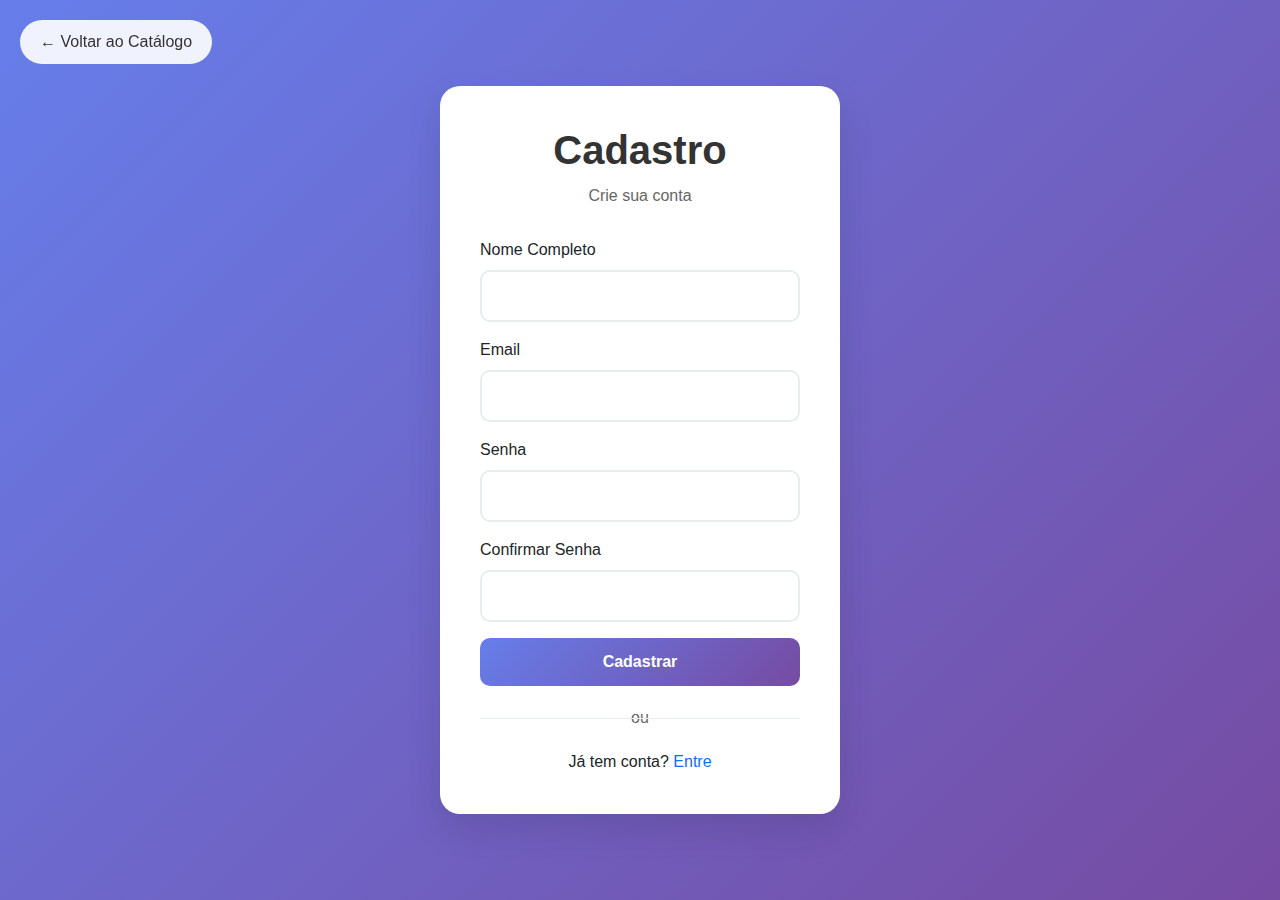
<file: public/cadastro.html>
<!DOCTYPE html>
<html lang="pt-BR">
<head>
    <meta charset="UTF-8">
    <meta name="viewport" content="width=device-width, initial-scale=1.0">
    <title>Cadastro - Catálogo de Filmes</title>
    <link href="https://cdn.jsdelivr.net/npm/bootstrap@5.2.2/dist/css/bootstrap.min.css" rel="stylesheet">
    <style>
        body {
            background: linear-gradient(135deg, #667eea 0%, #764ba2 100%);
            min-height: 100vh;
            display: flex;
            align-items: center;
            justify-content: center;
            font-family: 'Arial', sans-serif;
        }
        
        .cadastro-container {
            background: white;
            border-radius: 20px;
            box-shadow: 0 15px 35px rgba(0,0,0,0.1);
            padding: 40px;
            width: 100%;
            max-width: 400px;
        }
        
        .cadastro-header {
            text-align: center;
            margin-bottom: 30px;
        }
        
        .cadastro-header h1 {
            color: #333;
            font-weight: 700;
            margin-bottom: 10px;
        }
        
        .cadastro-header p {
            color: #666;
            margin: 0;
        }
        
        .form-control {
            border-radius: 10px;
            border: 2px solid #e9ecef;
            padding: 12px 15px;
            font-size: 16px;
            transition: all 0.3s ease;
        }
        
        .form-control:focus {
            border-color: #667eea;
            box-shadow: 0 0 0 0.2rem rgba(102, 126, 234, 0.25);
        }
        
        .btn-cadastro {
            background: linear-gradient(135deg, #667eea 0%, #764ba2 100%);
            border: none;
            border-radius: 10px;
            padding: 12px;
            font-size: 16px;
            font-weight: 600;
            color: white;
            transition: transform 0.3s ease;
        }
        
        .btn-cadastro:hover {
            transform: translateY(-2px);
            color: white;
        }
        
        .divider {
            text-align: center;
            margin: 20px 0;
            position: relative;
        }
        
        .divider::before {
            content: '';
            position: absolute;
            top: 50%;
            left: 0;
            right: 0;
            height: 1px;
            background: #e9ecef;
        }
        
        .divider span {
            background: white;
            padding: 0 15px;
            color: #666;
        }
        
        .back-link {
            position: fixed;
            top: 20px;
            left: 20px;
            background: rgba(255,255,255,0.9);
            padding: 10px 20px;
            border-radius: 25px;
            text-decoration: none;
            color: #333;
            transition: all 0.3s ease;
        }
        
        .back-link:hover {
            background: white;
            color: #667eea;
            text-decoration: none;
        }
        
        .alert {
            border-radius: 10px;
            border: none;
        }
    </style>
</head>
<body>
    <a href="index.html" class="back-link">← Voltar ao Catálogo</a>
    
    <div class="cadastro-container">
        <div class="cadastro-header">
            <h1>Cadastro</h1>
            <p>Crie sua conta</p>
        </div>
        
        <div id="alertContainer"></div>
        
        <form id="cadastroForm">
            <div class="mb-3">
                <label for="nome" class="form-label">Nome Completo</label>
                <input type="text" class="form-control" id="nome" required>
            </div>
            
            <div class="mb-3">
                <label for="email" class="form-label">Email</label>
                <input type="email" class="form-control" id="email" required>
            </div>
            
            <div class="mb-3">
                <label for="senha" class="form-label">Senha</label>
                <input type="password" class="form-control" id="senha" minlength="6" required>
            </div>
            
            <div class="mb-3">
                <label for="confirmarSenha" class="form-label">Confirmar Senha</label>
                <input type="password" class="form-control" id="confirmarSenha" minlength="6" required>
            </div>
            
            <button type="submit" class="btn btn-cadastro w-100">Cadastrar</button>
        </form>
        
        <div class="divider">
            <span>ou</span>
        </div>
        
        <div class="text-center">
            <p class="mb-0">Já tem conta? <a href="login.html" class="text-decoration-none">Entre</a></p>
        </div>
    </div>

    <script>
        const apiURL = 'http://localhost:3000/usuarios';
        
        document.getElementById('cadastroForm').addEventListener('submit', async (e) => {
            e.preventDefault();
            
            const nome = document.getElementById('nome').value;
            const email = document.getElementById('email').value;
            const senha = document.getElementById('senha').value;
            const confirmarSenha = document.getElementById('confirmarSenha').value;
            
            if (senha !== confirmarSenha) {
                showAlert('As senhas não coincidem!', 'danger');
                return;
            }
            
            try {
                // Verificar se email já existe
                const response = await fetch(apiURL);
                const usuarios = await response.json();
                
                if (usuarios.find(u => u.email === email)) {
                    showAlert('Este email já está cadastrado!', 'danger');
                    return;
                }
                
                // Criar novo usuário
                const novoUsuario = {
                    nome,
                    email,
                    senha,
                    favoritos: []
                };
                
                const cadastroResponse = await fetch(apiURL, {
                    method: 'POST',
                    headers: {
                        'Content-Type': 'application/json'
                    },
                    body: JSON.stringify(novoUsuario)
                });
                
                if (cadastroResponse.ok) {
                    showAlert('Cadastro realizado com sucesso!', 'success');
                    setTimeout(() => {
                        window.location.href = 'login.html';
                    }, 1500);
                } else {
                    showAlert('Erro ao realizar cadastro. Tente novamente.', 'danger');
                }
                
            } catch (error) {
                showAlert('Erro ao realizar cadastro. Tente novamente.', 'danger');
                console.error('Erro:', error);
            }
        });
        
        function showAlert(message, type) {
            const alertContainer = document.getElementById('alertContainer');
            alertContainer.innerHTML = `
                <div class="alert alert-${type} alert-dismissible fade show" role="alert">
                    ${message}
                    <button type="button" class="btn-close" data-bs-dismiss="alert"></button>
                </div>
            `;
        }
    </script>
    
    <script src="https://cdn.jsdelivr.net/npm/bootstrap@5.2.2/dist/js/bootstrap.bundle.min.js"></script>
</body>
</html>
</file>
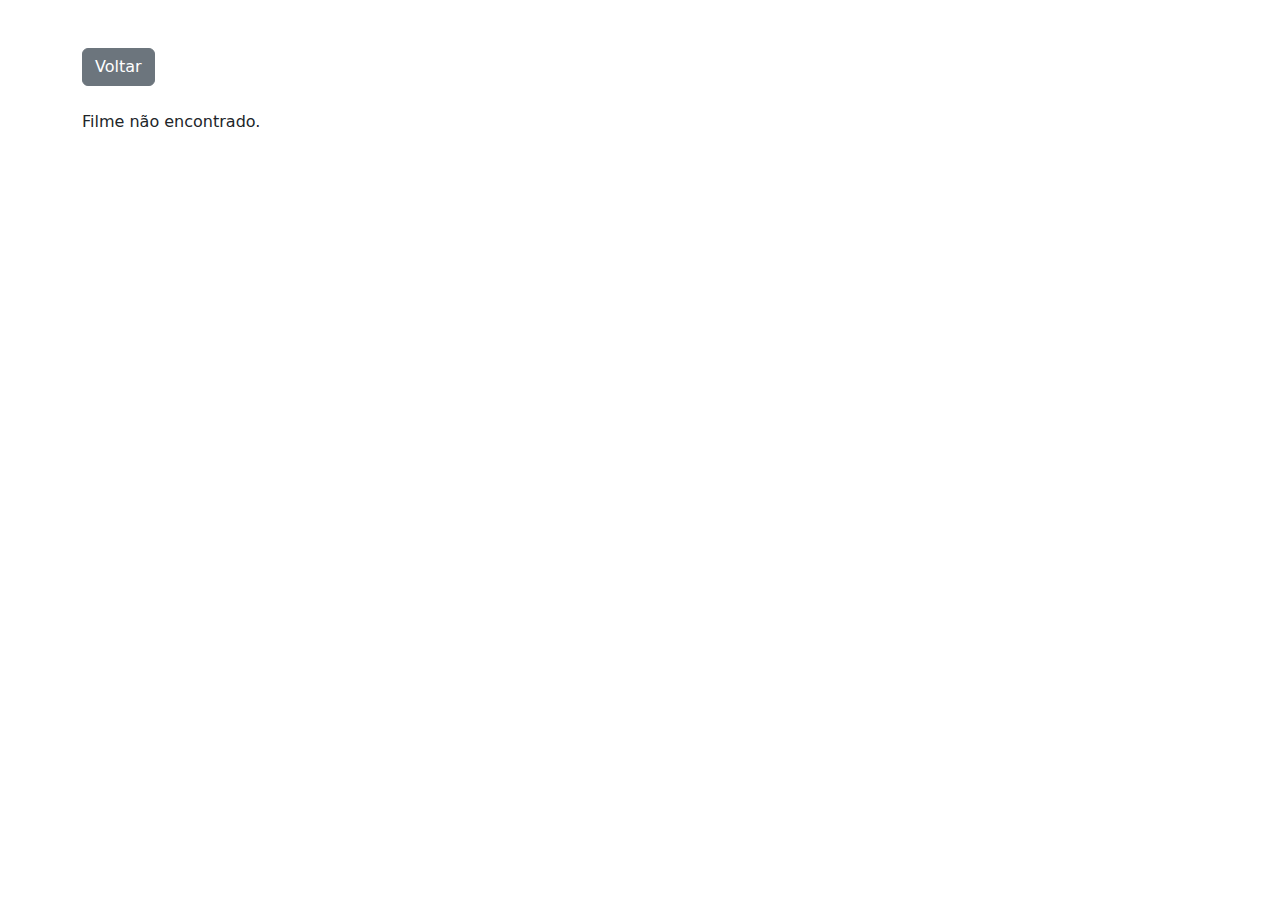
<file: public/detalhes.html>
<!DOCTYPE html>
<html lang="pt">
<head>
  <meta charset="UTF-8" />
  <meta name="viewport" content="width=device-width, initial-scale=1" />
  <title>Detalhes do Filme</title>
  <link rel="stylesheet" href="style.css" />
  <link href="https://cdn.jsdelivr.net/npm/bootstrap@5.2.2/dist/css/bootstrap.min.css" rel="stylesheet" crossorigin="anonymous" />
</head>
<body>
  <div class="container my-5">
    <button class="btn btn-secondary mb-4" onclick="window.history.back()">Voltar</button>
    <div id="detalhes-filme" class="row">
      <!-- Detalhes vão aqui -->
    </div>
  </div>



  <script>
    const apiURL = 'http://localhost:3000/filmes';

    // Pega o ID do filme na URL
    const params = new URLSearchParams(window.location.search);
    const id = params.get('id');

    if (!id) {
      document.getElementById('detalhes-filme').innerHTML = '<p>Filme não encontrado.</p>';
    } else {
      fetch(`${apiURL}/${id}`)
        .then(res => {
          if (!res.ok) throw new Error('Filme não encontrado');
          return res.json();
        })
        .then(filme => {
          document.getElementById('detalhes-filme').innerHTML = `
            <div class="col-md-4">
              <img src="${filme.imagem}" alt="${filme.titulo}" class="img-fluid rounded" />
            </div>
            <div class="col-md-8">
              <h2>${filme.titulo}</h2>
              <p><strong>Gênero:</strong> ${filme.genero}</p>
              <p><strong>Ano:</strong> ${filme.ano}</p>
              <p><strong>Nota:</strong> ${filme.nota}</p>
              <p><strong>Visualizações:</strong> ${filme.visualizacoes}</p>
              <p><strong>Tempo:</strong> ${filme.tempo}</p>
            </div>
          `;
        })
        .catch(() => {
          document.getElementById('detalhes-filme').innerHTML = '<p>Erro ao carregar o filme.</p>';
        });
    }
  </script>

  <script src="https://cdn.jsdelivr.net/npm/bootstrap@5.2.2/dist/js/bootstrap.bundle.min.js" crossorigin="anonymous"></script>
</body>
</html>
</file>
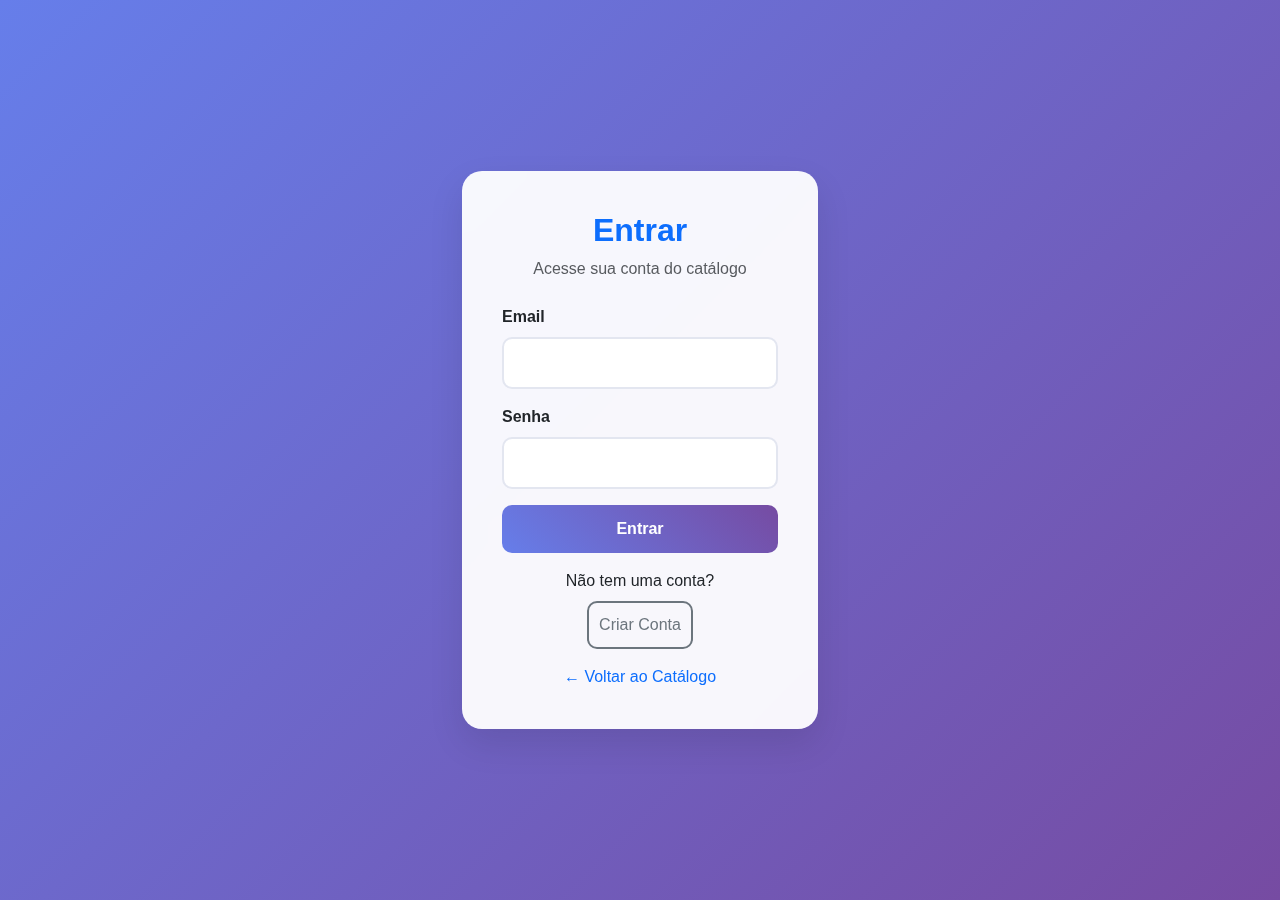
<file: public/favoritos.html>
<!DOCTYPE html>
<html lang="pt-BR">
<head>
  <meta charset="UTF-8">
  <meta name="viewport" content="width=device-width, initial-scale=1.0">
  <title>Favoritos - Catálogo de Filmes</title>
  <link href="https://cdn.jsdelivr.net/npm/bootstrap@5.2.2/dist/css/bootstrap.min.css" rel="stylesheet">
  <link rel="stylesheet" href="style.css">
</head>
<body>
  <header>
    <div class="bg-danger text-center py-3">
      <h1>
        <img src="logo.jpg" width="100" height="80" alt="Logo" />
        Meus Favoritos
      </h1>
    </div>

    <nav class="container my-3">
      <div class="row g-2">
        <div class="col">
          <a href="index.html" class="btn btn-primary w-100">Home</a>
        </div>
        <div class="col">
          <button class="btn btn-secondary w-100">Favoritos</button>
        </div>
        <div class="col" id="loginArea">
          <!-- Área de login/logout será preenchida pelo JavaScript -->
        </div>
      </div>
    </nav>
  </header>

  <main class="container my-4">
    <div id="favoritosContainer" class="row">
      <!-- Filmes favoritos serão carregados aqui -->
    </div>
    
    <div id="semFavoritos" class="text-center mt-5" style="display: none;">
      <h3>Você ainda não tem filmes favoritos</h3>
      <p>Vá para a <a href="index.html">página inicial</a> e marque alguns filmes como favoritos!</p>
    </div>
  </main>

  <script src="https://cdn.jsdelivr.net/npm/bootstrap@5.2.2/dist/js/bootstrap.bundle.min.js"></script>
  <script>
    // Verificar se usuário está logado
    function verificarLogin() {
      const usuario = JSON.parse(sessionStorage.getItem('usuarioLogado') || 'null');
      const loginArea = document.getElementById('loginArea');
      
      if (usuario) {
        loginArea.innerHTML = `
          <div class="dropdown">
            <button class="btn btn-success dropdown-toggle w-100" type="button" data-bs-toggle="dropdown">
              Olá, ${usuario.nome}
            </button>
            <ul class="dropdown-menu">
              <li><a class="dropdown-item" href="#" onclick="logout()">Logout</a></li>
            </ul>
          </div>
        `;
      } else {
        window.location.href = 'login.html';
      }
    }

    function logout() {
      sessionStorage.removeItem('usuarioLogado');
      window.location.href = 'index.html';
    }

    async function carregarFavoritos() {
      const usuario = JSON.parse(sessionStorage.getItem('usuarioLogado') || 'null');
      if (!usuario) return;

      try {
        // Buscar dados do usuário específico
        const usuarioResponse = await fetch(`http://localhost:3000/usuarios/${usuario.id}`);
        const usuarioData = await usuarioResponse.json();
        
        // Buscar filmes
        const filmesResponse = await fetch('http://localhost:3000/filmes');
        const filmes = await filmesResponse.json();
        
        const favoritos = usuarioData.favoritos || [];
        const favoritosContainer = document.getElementById('favoritosContainer');
        const semFavoritos = document.getElementById('semFavoritos');
        
        if (favoritos.length === 0) {
          semFavoritos.style.display = 'block';
          return;
        }
        
        favoritosContainer.innerHTML = '';
        favoritos.forEach(filmeId => {
          const filme = filmes.find(f => f.id === filmeId);
          if (filme) {
            favoritosContainer.innerHTML += `
              <div class="col-md-3 mb-4">
                <div class="card h-100">
                  <img src="${filme.imagem}" class="card-img-top" alt="${filme.titulo}">
                  <div class="card-body d-flex flex-column">
                    <h5 class="card-title">${filme.titulo}</h5>
                    <p class="card-text"><strong>Gênero:</strong> ${filme.genero}</p>
                    <p class="card-text"><strong>Ano:</strong> ${filme.ano}</p>
                    <p class="card-text"><strong>Nota:</strong> ${filme.nota}</p>
                    <a href="detalhes.html?id=${filme.id}" class="btn btn-primary mt-auto">Detalhes</a>
                    <button class="btn btn-danger mt-2" onclick="removerFavorito('${filme.id}')">
                      Remover dos Favoritos
                    </button>
                  </div>
                </div>
              </div>
            `;
          }
        });
      } catch (error) {
        console.error('Erro ao carregar favoritos:', error);
      }
    }

    async function removerFavorito(filmeId) {
      const usuario = JSON.parse(sessionStorage.getItem('usuarioLogado'));
      
      try {
        // Buscar dados do usuário atual
        const response = await fetch(`http://localhost:3000/usuarios/${usuario.id}`);
        const userData = await response.json();
        
        // Remover filme dos favoritos
        const novosFavoritos = userData.favoritos.filter(id => id !== parseInt(filmeId));
        
        // Atualizar no servidor
        await fetch(`http://localhost:3000/usuarios/${usuario.id}`, {
          method: 'PUT',
          headers: { 'Content-Type': 'application/json' },
          body: JSON.stringify({
            ...userData,
            favoritos: novosFavoritos
          })
        });
        
        // Atualizar sessionStorage
        const usuarioAtualizado = {...usuario, favoritos: novosFavoritos};
        sessionStorage.setItem('usuarioLogado', JSON.stringify(usuarioAtualizado));
        
        carregarFavoritos(); // Recarregar a lista
      } catch (error) {
        console.error('Erro ao remover favorito:', error);
      }
    }

    verificarLogin();
    carregarFavoritos();
  </script>
</body>
</html>
</file>
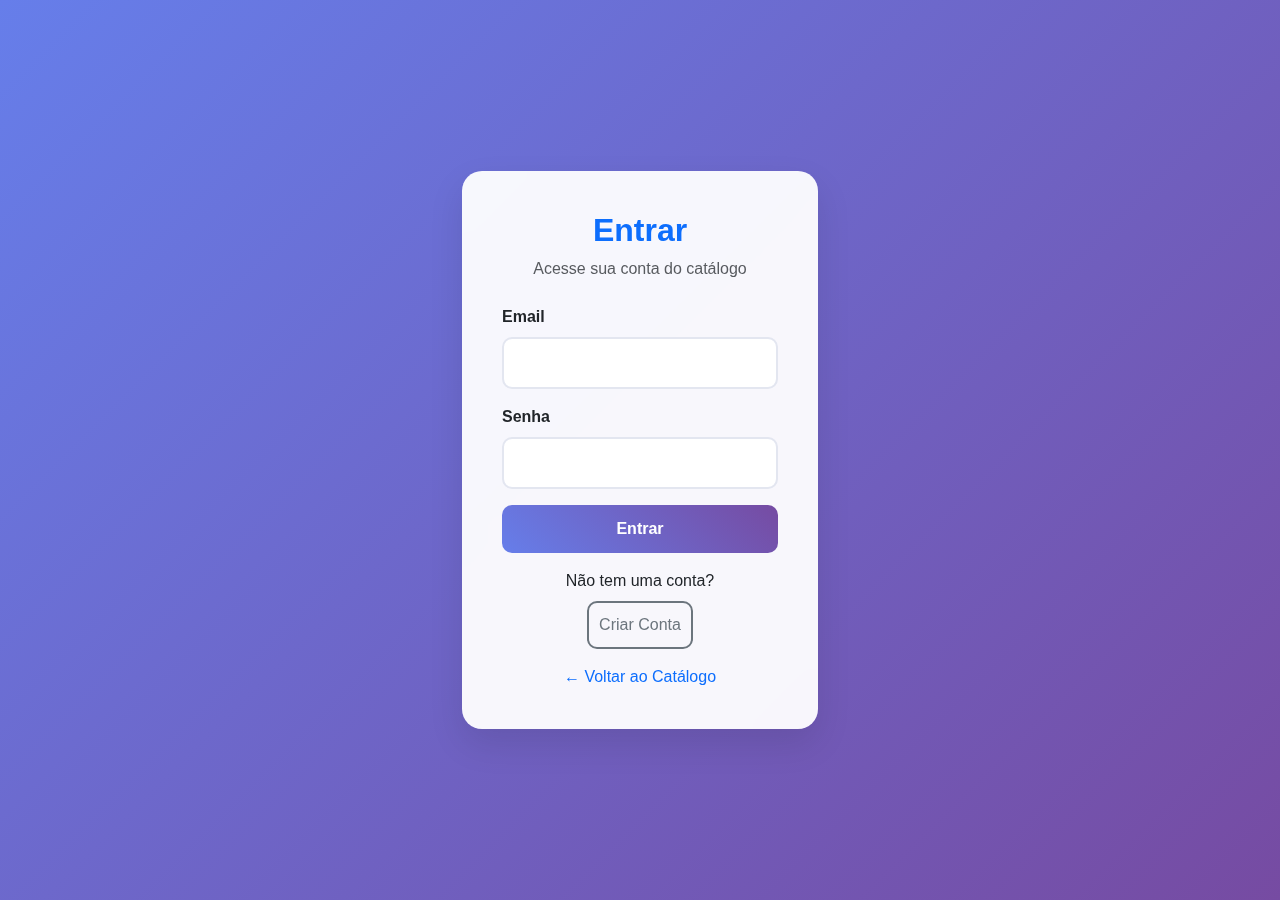
<file: public/login.html>
<!DOCTYPE html>
<html lang="pt-BR">
<head>
    <meta charset="UTF-8">
    <meta name="viewport" content="width=device-width, initial-scale=1.0">
    <title>Login - Catálogo de Filmes</title>
    <link href="https://cdn.jsdelivr.net/npm/bootstrap@5.2.2/dist/css/bootstrap.min.css" rel="stylesheet">
    <style>
        body {
            background: linear-gradient(135deg, #667eea 0%, #764ba2 100%);
            min-height: 100vh;
            display: flex;
            align-items: center;
            font-family: 'Arial', sans-serif;
        }
        .card {
            background: rgba(255, 255, 255, 0.95);
            backdrop-filter: blur(10px);
            border: none;
            border-radius: 20px;
            box-shadow: 0 15px 35px rgba(0, 0, 0, 0.1);
        }
        .form-control {
            border-radius: 10px;
            border: 2px solid #e3e6f0;
            padding: 12px 15px;
        }
        .form-control:focus {
            border-color: #667eea;
            box-shadow: 0 0 0 0.2rem rgba(102, 126, 234, 0.25);
        }
        .btn-primary {
            background: linear-gradient(45deg, #667eea, #764ba2);
            border: none;
            border-radius: 10px;
            padding: 12px;
            font-weight: 600;
            transition: transform 0.2s;
        }
        .btn-primary:hover {
            transform: translateY(-2px);
            background: linear-gradient(45deg, #5a6fd8, #6a4190);
        }
        .btn-outline-secondary {
            border-radius: 10px;
            border: 2px solid #6c757d;
            padding: 10px;
        }
        .alert {
            border-radius: 10px;
        }
    </style>
</head>
<body>
    <div class="container">
        <div class="row justify-content-center">
            <div class="col-md-6 col-lg-4">
                <div class="card p-4">
                    <div class="card-body">
                        <div class="text-center mb-4">
                            <h2 class="fw-bold text-primary">Entrar</h2>
                            <p class="text-muted">Acesse sua conta do catálogo</p>
                        </div>
                        
                        <div id="alert-container"></div>
                        
                        <form id="formLogin">
                            <div class="mb-3">
                                <label for="email" class="form-label fw-semibold">Email</label>
                                <input type="email" class="form-control" id="email" required>
                            </div>
                            
                            <div class="mb-3">
                                <label for="senha" class="form-label fw-semibold">Senha</label>
                                <input type="password" class="form-control" id="senha" required>
                            </div>
                            
                            <button type="submit" class="btn btn-primary w-100 mb-3">
                                Entrar
                            </button>
                        </form>
                        
                        <div class="text-center">
                            <p class="mb-2">Não tem uma conta?</p>
                            <a href="cadastro.html" class="btn btn-outline-secondary">
                                Criar Conta
                            </a>
                        </div>
                        
                        <div class="text-center mt-3">
                            <a href="index.html" class="text-decoration-none">
                                ← Voltar ao Catálogo
                            </a>
                        </div>
                    </div>
                </div>
            </div>
        </div>
    </div>

    <script src="https://cdn.jsdelivr.net/npm/bootstrap@5.2.2/dist/js/bootstrap.bundle.min.js"></script>
    <script>
        document.getElementById('formLogin').addEventListener('submit', async function(e) {
            e.preventDefault();
            
            const email = document.getElementById('email').value;
            const senha = document.getElementById('senha').value;
            
            try {
                const response = await fetch('http://localhost:3000/usuarios');
                const usuarios = await response.json();
                
                const usuario = usuarios.find(user => user.email === email && user.senha === senha);
                
                if (usuario) {
                    // Salvar dados do usuário no sessionStorage
                    sessionStorage.setItem('usuarioLogado', JSON.stringify({
                        id: usuario.id,
                        nome: usuario.nome,
                        email: usuario.email,
                        senha: usuario.senha,
                        favoritos: usuario.favoritos || []
                    }));
                    
                    mostrarAlert('Login realizado com sucesso! Redirecionando...', 'success');
                    setTimeout(() => {
                        window.location.href = 'index.html';
                    }, 1500);
                } else {
                    mostrarAlert('Email ou senha incorretos!', 'danger');
                }
                
            } catch (error) {
                console.error('Erro:', error);
                mostrarAlert('Erro de conexão. Verifique se o servidor está rodando.', 'danger');
            }
        });
        
        function mostrarAlert(mensagem, tipo) {
            const alertContainer = document.getElementById('alert-container');
            alertContainer.innerHTML = `
                <div class="alert alert-${tipo} alert-dismissible fade show" role="alert">
                    ${mensagem}
                    <button type="button" class="btn-close" data-bs-dismiss="alert"></button>
                </div>
            `;
        }
        
        // Verificar se usuário já está logado
        window.addEventListener('load', function() {
            const usuarioLogado = sessionStorage.getItem('usuarioLogado');
            if (usuarioLogado) {
                window.location.href = 'index.html';
            }
        });
    </script>
</body>
</html>
</file>
<file: public/style.css>
<style>
  .carousel-container {
    max-width: 1400px;
    margin: 0 auto; /* Centraliza horizontalmente */
  }

  .carousel-item img {
    width: 100%;
    height: 630px;
    object-fit: cover;
  }

  body, main {
    padding: 0;
    margin: 0;
  }

  .recommended img {
    width: 190px; /* ou o tamanho que quiser */
    height: 281px; /* proporcional ao pôster do Ben 10 */
    object-fit: cover; /* ajusta o corte para caber direitinho */

    .filmes-container {
      display: flex;
      flex-wrap: wrap;
      gap: 20px; /* espaçamento entre os cards */
    }
    
    .filme-card {
      width: 190px;
      display: flex;
      flex-direction: column;
      align-items: center;
    }
    
    .filme-card img {
      width: 190px;
      height: 281px;
      object-fit: cover;
      border-radius: 8px;
    }
  }
</style>
</file>
